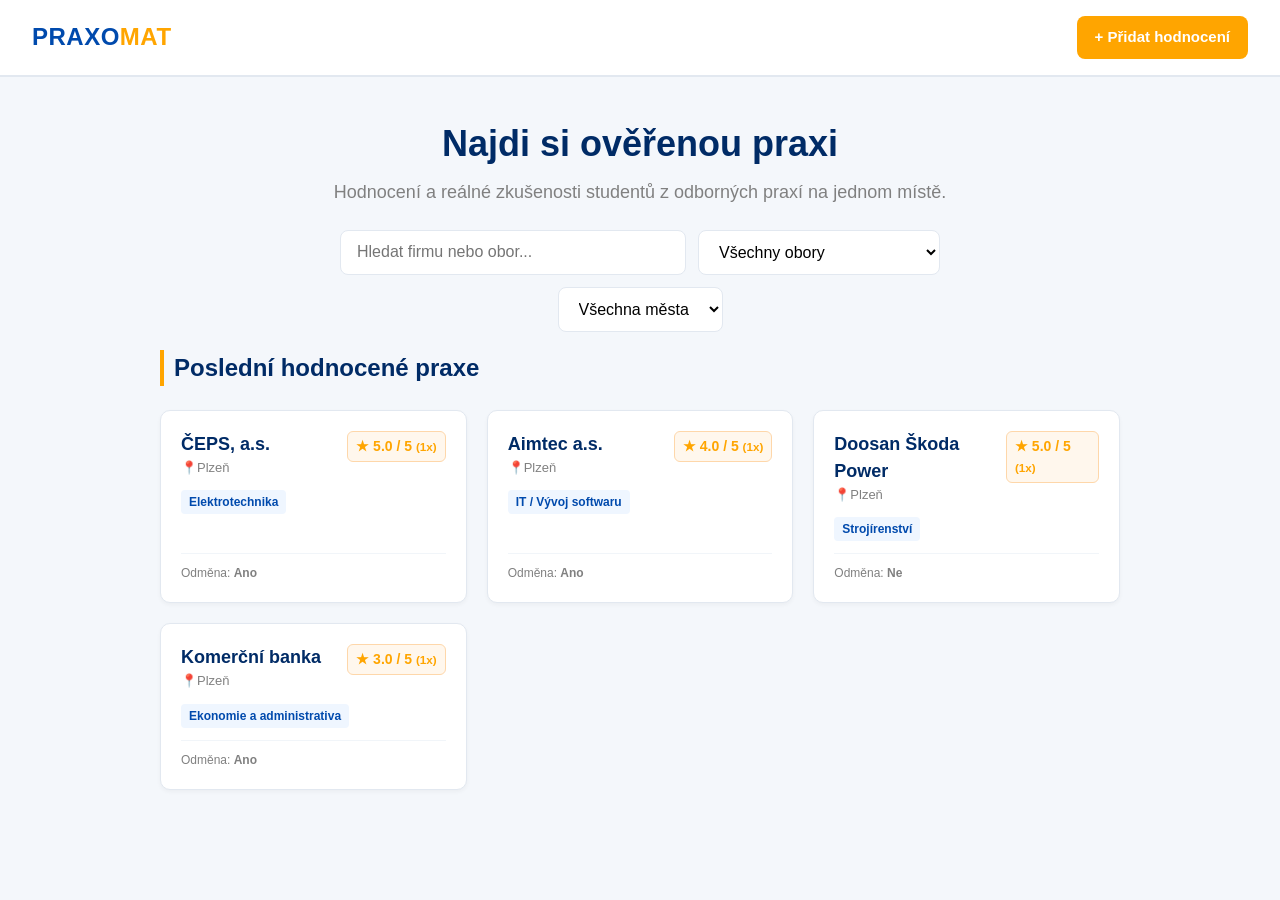
<file: index.html>
<!DOCTYPE html>
<html lang="cs">
<head>
     <meta charset="UTF-8">
     <meta name="viewport" content="width=device-width, initial-scale=1.0">
     <title>Praxomat - Portál odborných praxí</title>
     <link rel="stylesheet" href="style.css">
</head>
<body>
<!-- 1. HORNÍ LIŠTA (NAVIGACE / HLAVIČKA) -->
     <header class="navbar">
          <div class="logo"> 
               <a href="index.html" class="logo-odkaz">PRAXO<span class="logo-accent">MAT</span></a> <!-- Obal pro logo: název je rozdělený, abychom v CSS obarvili každou část jinak -->
          </div>
          <a href="pridat.html" class="button-primary">+ Přidat hodnocení</a>
     </header>

<!-- 2. HLAVNÍ OBSAH WEBU-->
<main class="content"> <!--odsazení od okrajů-->
     <section class="hero"> <!--úvodní uvítací sekce-->
          <h1>Najdi si ověřenou praxi</h1>
          <p>Hodnocení a reálné zkušenosti studentů z odborných praxí na jednom místě.</p>
          <div class="vyhledavac-box">
               <input type="text" id="search-input" placeholder="Hledat firmu nebo obor...">

               <select id="obory">
                    <option value="all">Všechny obory</option>
                    <option value="it">IT / Vývoj softwaru</option>
                    <option value="elektro">Elektrotechnika</option>
                    <option value="strojirenstvi">Strojírenství</option>
                    <option value="ekonomie">Ekonomie a administrativa</option>
               </select> <!--Rozbalovací seznam, Value je hodnota, kterou potřebuje JavaScript-->

               <select id="mesto-filtr"> <!-- rozbalovací seznam pro filtro podle měst-->
                    <option value="all">Všechna města</option>
                    <option value="Plzen">Plzeň</option>
                    <option value="Praha">Praha</option>
                    <option value="Brno">Brno</option>
                    <option value="Ostrava">Ostrava</option>
                    <option value="Přeštice">Přeštice</option>
                    <option value="Klatovy">Klatovy</option>
               </select>
          </div>
     </section>

     <section class="sekce-recenze">
          <h2>Poslední hodnocené praxe</h2>
          <div id="recenze-grid" class="recenze-grid">
               <!--Sem se automaticky budou vkládat jednotlivé recenze-->
          </div>
     </section>

</main>
<div id="detail-modal" class="modal">
     <div class="modal-obsah">
          <span class="modal-zavrit" id="modal-zavrit">&times;</span>
          <div id="modal-detail-obsah">
               <!-- Sem JavaScript dynamicky vloží název firmy, průměr a seznam všech recenzí -->
          </div>
     </div>
</div>

<script src="data.js"></script> <!--Soubor s testovacími daty-->
<script src="app.js"></script>  <!--Hlavní soubor s logikou (vyhledávání, filtrování, vykreslování)-->
</body>
</html>
</file>
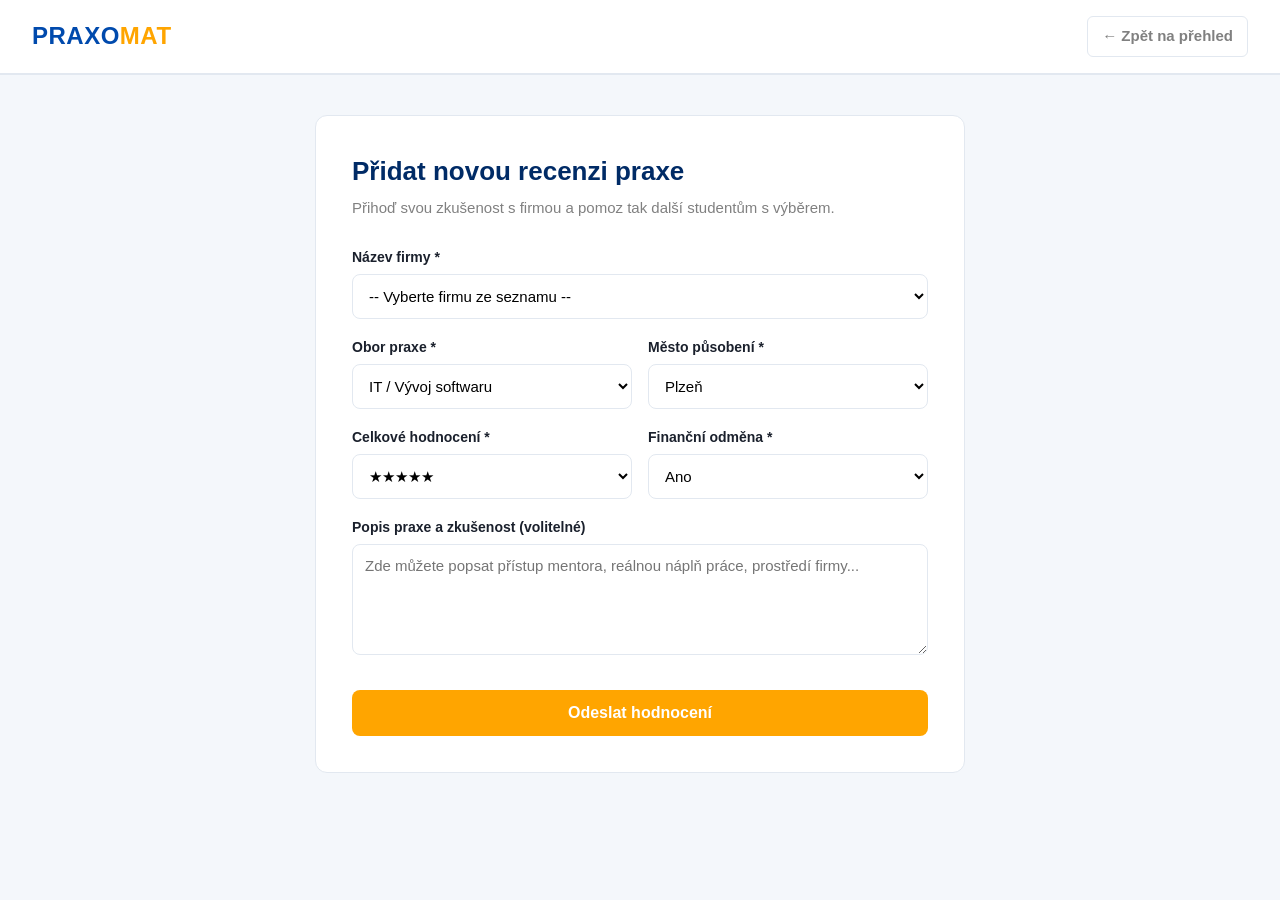
<file: pridat.html>
<!DOCTYPE html>
<html lang="cs">
<head>
  <meta charset="UTF-8">
  <meta name="viewport" content="width=device-width, initial-scale=1.0">
  <title>Praxomat - Přidat hodnocení</title>
  <link rel="stylesheet" href="style.css">
</head>
<body>

  <!-- Horní navigační lišta -->
  <header class="navbar">
    <div class="logo">
      <a href="index.html" class="logo-odkaz">PRAXO<span class="logo-accent">MAT</span></a>
    </div>
    <a href="index.html" class="tlacitko-zpet">&larr; Zpět na přehled</a> <!--&larr = šipka doleva, HTML entita pro speciální znaky-->
  </header>

  <!-- Hlavní obsah s formulářem -->
  <main class="content">
    <div class="form-karta">
      <h1>Přidat novou recenzi praxe</h1>
      <p class="form-podnadpis">Přihoď svou zkušenost s firmou a pomoz tak další studentům s výběrem.</p>

      <div id="potvrzeni-blok" style="display: none; text-align: center;">
        <div id="potvrzeni-zprava" class="zprava-uspech"></div>
        <a href="index.html" class="button-primary" style="margin-top: 10px;">Přejít na přehled recenzí</a>
      </div>
      
      <form id="formular-recenze">
        <!-- Honeypot (medová past na boty) -->
        <input type="text" id="honeypot" name="website" style="display: none;" tabindex="-1" autocomplete="off">

        <div class="form-skupina">
          <label for="firma-select">Název firmy *</label>
          <select id="firma-select" name="firma-select" required><!--<input type="text" id="firma" name="firma" required placeholder="např. Škoda Auto, Aimtec, ČEPS...">-->
            <option value="">-- Vyberte firmu ze seznamu --</option>
            <option value="Škoda Auto a.s.">Škoda Auto a.s.</option>
            <option value="Aimtec a.s.">Aimtec a.s.</option>
            <option value="ČEPS a.s.">ČEPS a.s.</option>
            <option value="Doosan Škoda Power">Doosan Škoda Power</option>
            <option value="nova_firma">+ Přidat novou firmu...</option>
          </select>
          
        </div>
        <!-- Textové pole pro zadání nové firmy (skryté pomocí display:none)-->
        <div class="form-skupina" id="blok-nova-firma" style="display: none;">
          <label for="firma-nova">Přesný název nové firmy *</label>
          <input type="text" id="firma-nova" name="firma-nova" placeholder="Napiště název nové fimy...">
        </div>

        <div class="form-radek">
          <div class="form-skupina">
            <label for="obor">Obor praxe *</label>
            <select id="obor" name="obor" required>
              <option value="it">IT / Vývoj softwaru</option>
              <option value="elektro">Elektrotechnika</option>
              <option value="strojirenstvi">Strojírenství</option>
              <option value="ekonomie">Ekonomie a administrativa</option>
            </select>
          </div>

          <div class="form-skupina">
            <label for="mesto-select">Město působení *</label>
            <select id="mesto-select" name="mesto-select" required>
              <option value="Plzeň">Plzeň</option>
              <option value="Praha">Praha</option>
              <option value="Brno">Brno</option>
              <option value="Ostrava">Ostrava</option>
              <option value="Přeštice">Přeštice</option>
              <option value="Klatovy">Klatovy</option>
              <option value="jine">Jiné město</option>
            </select>
            <!-- Textové pole pro jiné město - původně skryté-->
             <div class="form-skupina" id="blok-jine-mesto" style="display:none">
              <label for="mesto-jine">Název jiného města *</label>
              <input type="text" id="mesto-jine" name="mesto-jine" placeholder="Napište název města...">
             </div>
            <!--<input type="text" id="mesto" name="mesto" required placeholder="např. Plzeň">-->
          </div>
        </div>

        <div class="form-radek">
          <div class="form-skupina">
            <label for="hodnoceni">Celkové hodnocení *</label>
            <select id="hodnoceni" name="hodnoceni" required>
              <option value="5">★★★★★ </option>
              <option value="4">★★★★☆ </option>
              <option value="3">★★★☆☆ </option>
              <option value="2">★★☆☆☆ </option>
              <option value="1">★☆☆☆☆ </option>
            </select>
          </div>

          <div class="form-skupina">
            <label for="odmena">Finanční odměna *</label>
            <select id="odmena" name="odmena" required>
              <option value="Ano">Ano</option>
              <option value="Ne">Ne</option>
            </select>
          </div>

          <div class="form-skupina" id="blok-castka" style="display: none;">
            <label for = "castka"> Výše odměny (např. 150 Kč/hod nebo 10000Kč/celá praxe):</label> <!--Label (propojovací prvek mezi textem a inputem)-->
            <input type="text" id="castka" placeholder="např. 150 Kč/hod">
          </div>
        </div>

        <div class="form-skupina">
          <label for="text-recenze">Popis praxe a zkušenost (volitelné)</label>
          <textarea id="text-recenze" name="text-recenze" rows="5" placeholder="Zde můžete popsat přístup mentora, reálnou náplň práce, prostředí firmy..."></textarea>
        </div>

        <button type="submit" class="button-primary tlacitko-velke">Odeslat hodnocení</button>
      </form>
    </div>
  </main>
<script src="form.js"></script>
</body>
</html>
</file>
<file: style.css>
/* :root dělá definice vlastních proměnných pro barvy - na začátku si nastavím všechny barvy */

:root 
{
  --barva-pozadi: #f4f7fb;       /* velmi jemná modro-šedá na pozadí stránky */
  --barva-bila: white;           /* čistě bílá pro karty a lištu */
  --hlavni-modra: #004aad;       /* sytá royal blue */
  --tmava-modra: #002b66;        /* tmavý odstín na text a hover stavy */
  --akcent-oranzova: orange;     /* přirozená energická oranžová na tlačítka a detaily */
  --oranzova-hover: #e06900;     /* o chlup tmavší oranžová při najetí myší */
  --text-hlavni: #1a202c;        /* tmavá barva pro dobře čitelný text */
  --text-tlumeny: gray;          /* neutrální šedá barva na podnadpisy a doplňující info */
  --ramecek: #e2e8f0;            /* decentní linka kolem boxů */


}

/* hvězdička * vybere každý prvek na stránce
box-sizing: border-box zajistí, že padding (vnitřní okraj) 
nebude prvek nechtěně nafukovat do šířky. */

*
{
  margin: 0;
  padding: 0;                   /* vnitřní okraj/výplň */
  box-sizing: border-box;       /* velikost se počítá včetně rámečku a paddingu */
}

body 
{
  font-family: Arial, sans-serif;
  background-color: var(--barva-pozadi);
  color: var(--text-hlavni);
  line-height: 1.5; 
}

.navbar
{
  background-color: var(--barva-bila);
  border-bottom: 2px solid var(--ramecek);
  padding: 16px 32px; 
  /* vnitřní prostor: 16px nahoře/dole, 32px po stranách */
  /* Flexbox seřadí logo a tlačítko vedle sebe na jeden řádek */
  display: flex;
  justify-content: space-between; /* logo vlevo, tlačítko úplně vpravo */
  align-items: center;
}

.logo
{
  font-size: 24px;
  font-weight: bold;
  color: var(--hlavni-modra);
  letter-spacing: 0.5px;          /* drobné rozestupy mezi písmeny */
}

/* Třída pro první část názvu loga, kterou chceme mít oranžově */
.logo-accent 
{
  color: var(--akcent-oranzova);
}

/* Hlavní akční tlačítko "+ Přidat hodnocení" */
.button-primary 
{
  background-color: var(--akcent-oranzova);
  color: var(--barva-bila);
  border: none;
  border-radius: 8px;            /* zaoblené rohy */
  padding: 10px 18px;            /* velikost klikací plochy */
  font-weight: bold;
  font-size: 15px;
  cursor: pointer;               /* po najetí myší se kurzor změní na ručičku */
  transition: background-color 0.2s ease; /* plynulá změna barvy při hoveru */
}

/* Co se stane, když uživatel na tlačítko najede kurzorem */
.button-primary:hover 
{
  background-color: var(--oranzova-hover);
}

/* ============================================================
   3. HLAVNÍ OBSAH WEBU A HERO SEKCE
   ============================================================ */

/* Obalovač celého obsahu pod lištou */
.content 
{
  max-width: 1000px;             /* maximální šířka, aby web nebyl na širokém monitoru roztažený */
  margin: 0 auto;                /* automatické centrování bloku na střed obrazovky */
  padding: 40px 20px;            /* rozestupy zevnitř - odsazení od okrajů obrazovky */
}

/* Úvodní uvítací blok */
.hero 
{
  text-align: center;            /* veškerý text i prvky v hero sekci zarovná na střed */
  margin-bottom: 18px;           /* odsazení od spodních recenzí */
}

.hero h1 
{
  font-size: 36px;
  color: var(--tmava-modra);
  margin-bottom: 8px;
}

.hero p 
{
  font-size: 18px;
  color: var(--text-tlumeny);
  margin-bottom: 24px;
}

/* Box, který drží vyhledávací pole a roletku oborů vedle sebe */
.vyhledavac-box 
{
  display: flex;
  justify-content: center;
  gap: 12px;                     /* mezera 12px mezi políčkem a roletkou */
  max-width: 600px;
  margin: 0 auto;                /* vycentrování na střed */
  flex-wrap: wrap; /* na menších displejích se prvky přirozeně zalomí*/
}

/* sloučené vlastnosti pro všechny 3 buňky (pokus o zredukování kódu */
#search-input,
#obory,
#mesto-filtr
{
  padding: 12px 16px;
  border: 1px solid var(--ramecek);
  border-radius: 8px;
  font-size: 16px;
  background-color: var(--barva-bila);
  outline: none;                 /* odstraní výchozí modrý obrys prohlížeče */ 
  font-family: inherit;
}

/* Zvýraznění rámečku při kliknutí do pole */
#search-input:focus
{
  border-color: var(--hlavni-modra);
}

#search-input
{
  flex:2; /* textové pole zabere více místa*/
  min-width: 200px
}

#obory
#mesto-filtr
{
  flex:1; /*rooletky mají šířku tak akorát*/
  cursor:pointer;
}

#obory:focus 
{
  border-color: var(--hlavni-modra);
}

/* ============================================================
   4. SEKCE RECENZÍ A MŘÍŽKA KARET (GRID)
   ============================================================ */

.sekce-recenze h2 
{
  font-size: 24px;
  color: var(--tmava-modra);
  margin-bottom: 24px;
  border-left: 4px solid var(--akcent-oranzova); /* ozdobný oranžový proužek vlevo */
  padding-left: 10px;
}

/* Mřížka, do které budeme přes JavaScript vkládat karty firem */
.recenze-grid 
{
  display: grid;
  /* Automaticky skládá sloupce: každá karta má minimální šířku 280px.
     Na mobilu je 1 sloupec, na monitoru 2 až 3 vedle sebe. */
  grid-template-columns: repeat(auto-fill, minmax(280px, 1fr));
  gap: 20px;                     /* mezera 20px mezi kartami */
}

/* ============================================================
   5. VZHLED JEDNOTLIVÉ KARTY RECENZE
   ============================================================ */
.karta-recenze 
{
  background-color: var(--barva-bila);
  border: 1px solid var(--ramecek);
  border-radius: 10px;
  padding: 20px;
  display: flex;
  flex-direction: column;
  justify-content: space-between;
  box-shadow: 0 2px 4px rgba(0, 0, 0, 0.04); /* lehký prostorový stín */
  transition: transform 0.2s ease, box-shadow 0.2s ease;
}

/* Po najetí myší se karta nepatrně nadzvedne */
.karta-recenze:hover 
{
  transform: translateY(-3px);
  box-shadow: 0 6px 12px rgba(0, 0, 0, 0.08);
}

.karta-hlavicka 
{
  display: flex;
  justify-content: space-between;
  align-items: flex-start;
  margin-bottom: 12px;
}

.karta-firma 
{
  font-size: 18px;
  font-weight: bold;
  color: var(--tmava-modra);
}

.karta-mesto 
{
  font-size: 13px;
  color: var(--text-tlumeny);
}

/* Odznáček s hodnocením (oranžový boxík) */
.karta-hvezdy 
{
  background-color: #fff7ed;
  color: var(--akcent-oranzova);
  border: 1px solid #fed7aa;
  padding: 4px 8px;
  border-radius: 6px;
  font-weight: bold;
  font-size: 14px;
}

/* Štítek oboru */
.karta-obor 
{
  display: inline-block;
  background-color: #eff6ff;
  color: var(--hlavni-modra);
  font-size: 12px;
  font-weight: 600;
  padding: 3px 8px;
  border-radius: 4px;
  margin-bottom: 12px;
  width: fit-content;
}

.karta-text 
{
  font-size: 14px;
  color: var(--text-hlavni);
  margin-bottom: 16px;
  flex-grow: 1;                 /* vyplní prostor, aby byly karty stejně vysoké */
}

.karta-paticka 
{
  border-top: 1px solid #f1f5f9;
  padding-top: 10px;
  font-size: 12px;
  color: var(--text-tlumeny);
}

/* ============================================================
   6. ODKAZY A FORMULÁŘOVÁ STRÁNKA (pridat.html)
   ============================================================ */

/* Aby odkaz s třídou button-primary nevypadal jako podtržený modrý text */
a.button-primary 
{
  display: inline-block;
  text-decoration: none;
}

/* Odkaz v logu, aby se dalo kliknutím vrátit domů */
.logo-odkaz 
{
  text-decoration: none;
  color: inherit;
}

/* Šedé tlačítko Zpět v navigaci */
.tlacitko-zpet 
{
  text-decoration: none;
  color: var(--text-tlumeny);
  font-size: 15px;
  font-weight: bold;
  padding: 8px 14px;
  border-radius: 6px;
  border: 1px solid var(--ramecek);
  transition: all 0.2s ease;
}

.tlacitko-zpet:hover 
{
  background-color: var(--ramecek);
  color: var(--text-hlavni);
}

/* Karta formuláře uprostřed stránky */
.form-karta 
{
  background-color: var(--barva-bila);
  border: 1px solid var(--ramecek);
  border-radius: 12px;
  padding: 36px;
  max-width: 650px;
  margin: 0 auto;                /* vycentrování na střed */
}

.form-karta h1 
{
  font-size: 26px;
  color: var(--tmava-modra);
  margin-bottom: 6px;
}

.form-podnadpis 
{
  color: var(--text-tlumeny);
  font-size: 15px;
  margin-bottom: 28px;
}

/* Jednotlivá políčka */
.form-skupina 
{
  margin-bottom: 18px;
}

.form-skupina label 
{
  display: block;
  font-size: 14px;
  font-weight: bold;
  color: var(--text-hlavni);
  margin-bottom: 6px;
}

.form-skupina input,
.form-skupina select,
.form-skupina textarea 
{
  width: 100%;
  padding: 12px;
  border: 1px solid var(--ramecek);
  border-radius: 8px;
  font-size: 15px;
  background-color: white;
  outline: none;
  font-family: inherit;
}

.form-skupina input:focus,
.form-skupina select:focus,
.form-skupina textarea:focus {
  border-color: var(--hlavni-modra);
}

/* Dvě pole vedle sebe na větších obrazovkách */
.form-radek 
{
  display: flex;
  gap: 16px;
}

.form-radek .form-skupina 
{
  flex: 1;
}

/* Tlačítko pro odeslání přes celou šířku formuláře */
.tlacitko-velke 
{
  width: 100%;
  padding: 14px;
  font-size: 16px;
  margin-top: 10px;
}

/* Zelená notifikace o úspěšném odeslání */
.zprava-uspech 
{
  background-color: #ecfdf5;
  border: 1px solid #10b981;
  color: #065f46;
  padding: 14px 18px;
  border-radius: 8px;
  font-size: 15px;
  margin-bottom: 20px;
  font-weight: bold;
  text-align: center;
}

/* ============================================================
PRO MOBILNÍ ZAŘÍZENÍ (Šířka displeje do 768px)
============================================================*/
@media (max-width: 768px) /* Obal pro vyhledávač a roletky ( např. třídu .filtr-kontajner nebo .form-radek) */
{
  .filtr-sekce,
  .vyhledavac-box 
  { display: flex; flex-direction: column; /* Naskládá prvky pod sebe místo vedle sebe */
    gap: 12px; /* Mezera mezi jednotlivými políčky */
    width: 100%; /* Roztáhne blok na celou šířku displeje */
  } 
  
  /* Úprava samotných vstupních polí a roletkových nabídek pro dotyk prstem */ 
  .filtr-sekce input,
  .filtr-sekce select, 
  #search-input, #obory,
  #mesto-filtr 
  { 
    width: 100%; /* Políčko zabere 100 % šířky mobilního displeje */ 
    font-size: 16px; /* Velikost písma 16px zabrání iOS/Androidu v nechtěném přibližování stránky při kliknutí */ 
    padding: 12px 15px; /* Větší vnitřní odsazení, aby se na políčko dobře trefovalo prstem */ 
    box-sizing: border-box; /* Zajistí, že padding nezvětší celkovou šířku prvku přes okraj */ 
  } 
}

/* ============================================================
MODÁLNÍ OKNO (DETAIL FIRMY A RECENZÍ) 
============================================================*/
.modal 
{ 
  display: none; /* V základu je okno skryté*/
  position: fixed; 
  z-index: 1000; /* Určuje vrstvení na ose Z – díky tomu okno bude nad ostatním obsahem */ 
  left: 0; 
  top: 0; 
  width: 100%; 
  height: 100%; 
  background-color: rgba(0, 0, 0, 0.6); /* lehké ztmavnutí pozadí za oknem */ 
  align-items: center; 
  justify-content: center; 
} 

.modal-obsah 
{ 
  background-color: white; 
  width: 90%; 
  max-width: 620px; 
  max-height: 85vh; /* Omezení výšky okna, aby nepřeteklo obrazovku */ 
  display: flex; 
  flex-direction: column; 
  overflow: hidden; /* Skryje přetékající rohy, aby zůstaly zakulacené */ 
  border-radius: 16px; 
  position: relative; 
  box-shadow: 0 10px 25px rgba(0, 0, 0, 0.3); 
  padding: 0; /* Vnitřní odsazení řídí jednotlivé sekce níže */ 
} 


/* Křížek pro zavření okna */ 
.modal-zavrit 
{ 
  position: absolute; 
  top: 15px; 
  right: 20px; 
  font-size: 28px; 
  font-weight: bold; 
  color: gray; 
  cursor: pointer; 
  line-height: 1; 
  z-index: 10; 
} 


.modal-zavrit:hover 
{ 
  color: black; 
} 

/* Záhlaví modálního okna s informacemi o firmě */ 
.modal-header-info 
{ 
  padding: 25px 25px 15px 25px; 
  background-color: white; 
  border-bottom: 1px solid var(--ramecek, #e2e8f0); 
} 


.modal-header-info h2 
{ 
  margin: 0 0 8px 0; 
  color: black; 
  font-size: 1.4rem; 
} 


.modal-subheading 
{ 
  display: flex; 
  align-items: center; 
  gap: 12px; 
  font-size: 0.95rem; 
  margin-bottom: 6px; 
}


.modal-hvezdy 
{ 
  color: gold; 
  font-weight: bold; 
}


.modal-pocet 
{ 
  color: gray; 
  font-size: 0.85rem; 
}

.modal-obory
{
  margin: 0; 
  font-size: 0.9rem; 
  color: var(--text, #333); 
}


/* Obal pro seznam recenzí s vlastním svislým posuvníkem */ 
.modal-recenze-obal 
{ 
  padding: 20px 25px;
  overflow-y: auto; /* Přidá svislý posuvník jen pro recenze */ 
  display: flex; 
  flex-direction: column; 
  gap: 15px; 
  background-color: var(--pozadi, #f8fafc); 
}


.modal-recenze-obal h3 
{ 
  margin: 0 0 5px 0; 
  font-size: 1.05rem; 
  color: black; 
}


/* Samostatná karta / bublina pro jednu recenzi */ 
.modal-recenze-karta 
{ 
  background-color: white; 
  border: 1px solid var(--ramecek, #e2e8f0); 
  border-radius: 10px; 
  padding: 15px; 
  box-shadow: 0 1px 3px rgba(0, 0, 0, 0.05); 
} 


.modal-recenze-top 
{ 
  display: flex; 
  flex-wrap: wrap; 
  align-items: center; 
  gap: 8px; 
  margin-bottom: 8px; 
} 


.modal-recenze-cislo 
{ 
  font-weight: bold; 
  color: gray; 
  font-size: 0.85rem; 
} 


.modal-recenze-hvezdy 
{ 
  color: gold; 
  font-size: 1.05rem; 
  letter-spacing: 1px; 
} 


/* Štítek oboru */ 
.badge-obor 
{ 
  background-color: #e0e7ff; /* Jemný modrofialový podklad */ 
  color: navy; 
  padding: 3px 8px; 
  border-radius: 6px; 
  font-size: 0.8rem; 
  font-weight: bold; 
} 


/* Základní styl pro štítek odměny */ 
.badge-odmena 
{ 
  padding: 3px 8px; 
  border-radius: 6px; 
  font-size: 0.8rem; 
  font-weight: bold; 
}


/* Placená stáž – zelený podklad */ 
.badge-odmena.placena 
{ 
  background-color: #dcfce7; /* Jemný pastelově zelený podklad */ 
  color: darkgreen; 
} /* Neplacená stáž – neutrální šedý podklad */ 
  

.badge-odmena.neplacena 
{ 
  background-color: white; 
  border: 1px solid var(--ramecek, #e2e8f0); 
  color: gray; 
} 


/* Text samotného komentáře */
.modal-recenze-text 
{ 
  margin: 0; 
  color: var(--text, #333); 
  line-height: 1.5; 
  font-style: italic; 
}
</file>
